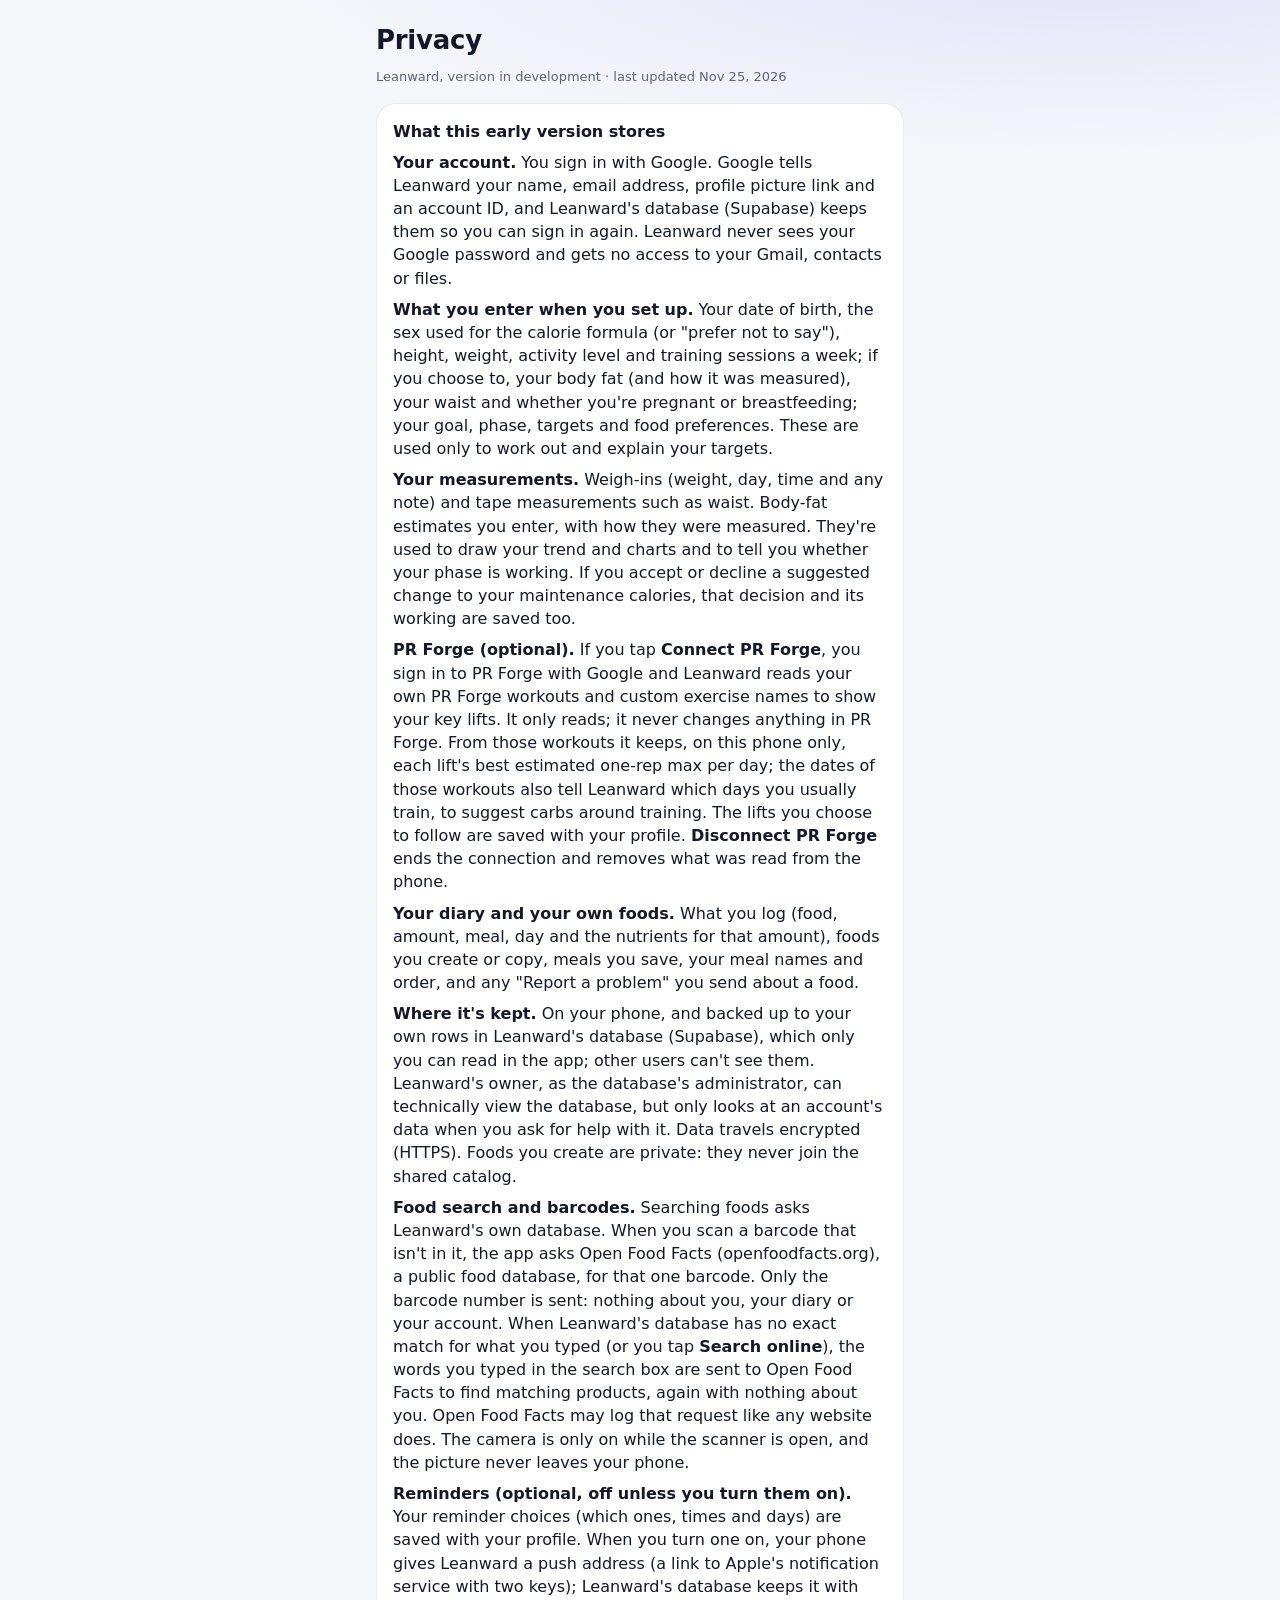
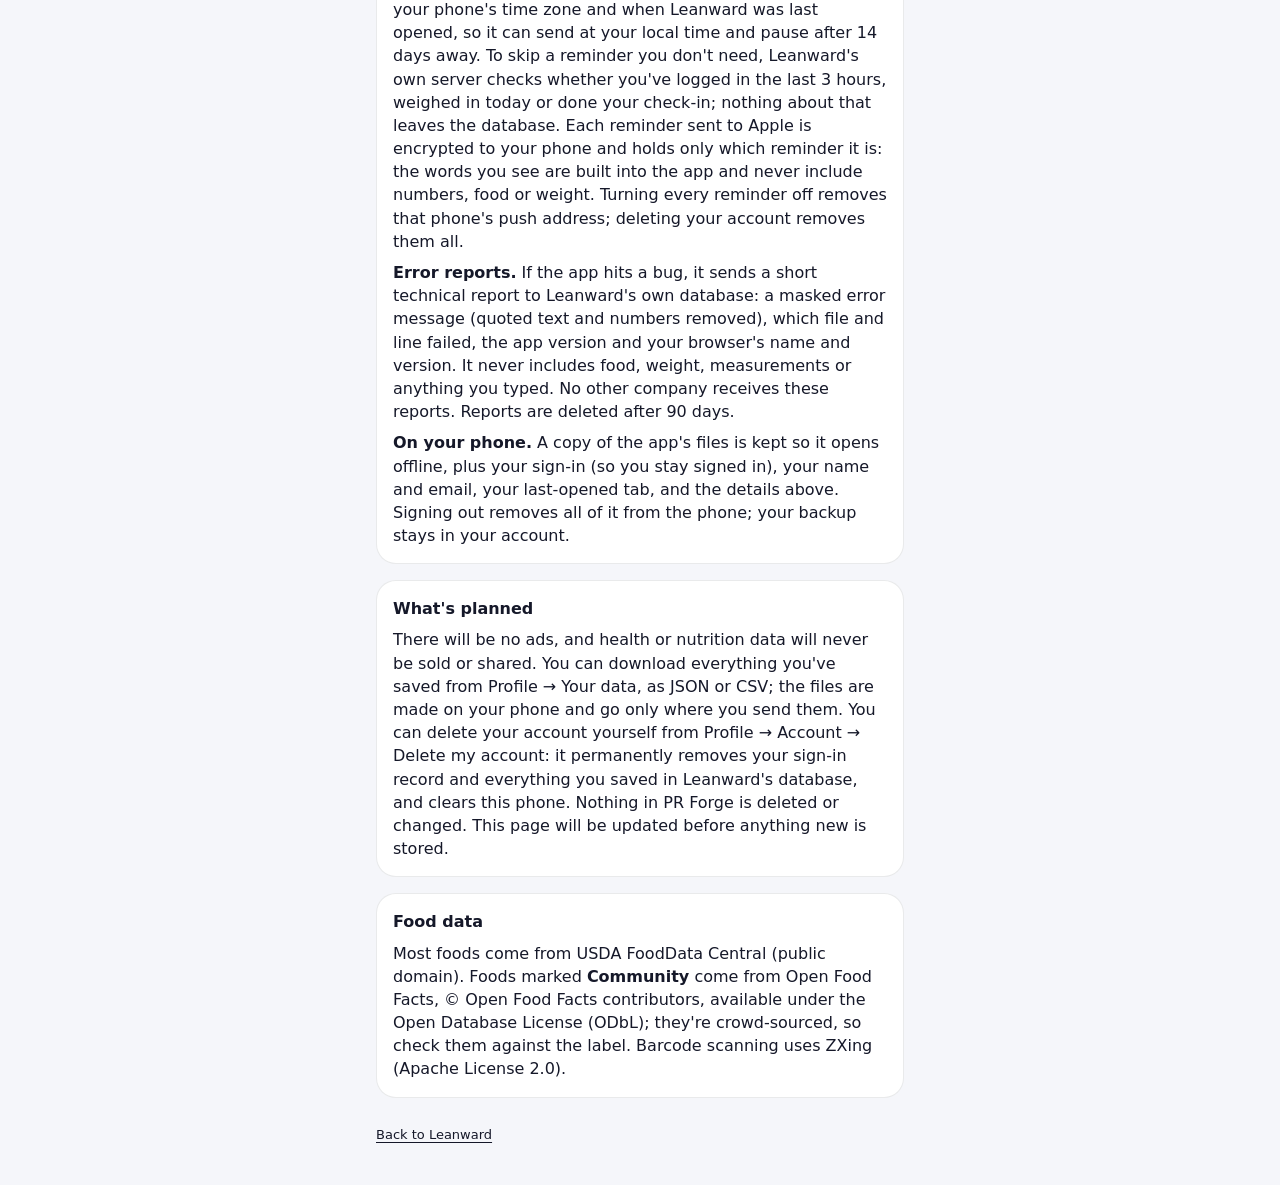
<file: app/privacy.html>
<!doctype html>
<html lang="en">
<head>
  <meta charset="utf-8">
  <meta http-equiv="Content-Security-Policy" content="default-src 'self'; script-src 'none'; style-src 'self' 'unsafe-inline'; img-src 'self' data:; object-src 'none'; base-uri 'self'; form-action 'none'">
  <meta name="viewport" content="width=device-width, initial-scale=1, viewport-fit=cover">
  <meta name="color-scheme" content="dark light">
  <title>Leanward privacy</title>
  <link rel="icon" type="image/svg+xml" href="icons/favicon.svg">
  <link rel="stylesheet" href="css/app.css">
</head>
<body>
  <main class="view" style="padding-bottom:40px">
    <header class="top"><h1>Privacy</h1><p class="muted small">Leanward, version in development · last updated Nov 25, 2026</p></header>
    <section class="card">
      <h2>What this early version stores</h2>
      <p><b>Your account.</b> You sign in with Google. Google tells Leanward your name, email address, profile picture link and an account ID, and Leanward's database (Supabase) keeps them so you can sign in again. Leanward never sees your Google password and gets no access to your Gmail, contacts or files.</p>
      <p><b>What you enter when you set up.</b> Your date of birth, the sex used for the calorie formula (or "prefer not to say"), height, weight, activity level and training sessions a week; if you choose to, your body fat (and how it was measured), your waist and whether you're pregnant or breastfeeding; your goal, phase, targets and food preferences. These are used only to work out and explain your targets.</p>
      <p><b>Your measurements.</b> Weigh-ins (weight, day, time and any note) and tape measurements such as waist. Body-fat estimates you enter, with how they were measured. They're used to draw your trend and charts and to tell you whether your phase is working. If you accept or decline a suggested change to your maintenance calories, that decision and its working are saved too.</p>
      <p><b>PR Forge (optional).</b> If you tap <b>Connect PR Forge</b>, you sign in to PR Forge with Google and Leanward reads your own PR Forge workouts and custom exercise names to show your key lifts. It only reads; it never changes anything in PR Forge. From those workouts it keeps, on this phone only, each lift's best estimated one-rep max per day; the dates of those workouts also tell Leanward which days you usually train, to suggest carbs around training. The lifts you choose to follow are saved with your profile. <b>Disconnect PR Forge</b> ends the connection and removes what was read from the phone.</p>
      <p><b>Your diary and your own foods.</b> What you log (food, amount, meal, day and the nutrients for that amount), foods you create or copy, meals you save, your meal names and order, and any "Report a problem" you send about a food.</p>
      <p><b>Where it's kept.</b> On your phone, and backed up to your own rows in Leanward's database (Supabase), which only you can read in the app; other users can't see them. Leanward's owner, as the database's administrator, can technically view the database, but only looks at an account's data when you ask for help with it. Data travels encrypted (HTTPS). Foods you create are private: they never join the shared catalog.</p>
      <p><b>Food search and barcodes.</b> Searching foods asks Leanward's own database. When you scan a barcode that isn't in it, the app asks Open Food Facts (openfoodfacts.org), a public food database, for that one barcode. Only the barcode number is sent: nothing about you, your diary or your account. When Leanward's database has no exact match for what you typed (or you tap <b>Search online</b>), the words you typed in the search box are sent to Open Food Facts to find matching products, again with nothing about you. Open Food Facts may log that request like any website does. The camera is only on while the scanner is open, and the picture never leaves your phone.</p>
      <p><b>Reminders (optional, off unless you turn them on).</b> Your reminder choices (which ones, times and days) are saved with your profile. When you turn one on, your phone gives Leanward a push address (a link to Apple's notification service with two keys); Leanward's database keeps it with your phone's time zone and when Leanward was last opened, so it can send at your local time and pause after 14 days away. To skip a reminder you don't need, Leanward's own server checks whether you've logged in the last 3 hours, weighed in today or done your check-in; nothing about that leaves the database. Each reminder sent to Apple is encrypted to your phone and holds only which reminder it is: the words you see are built into the app and never include numbers, food or weight. Turning every reminder off removes that phone's push address; deleting your account removes them all.</p>
      <p><b>Error reports.</b> If the app hits a bug, it sends a short technical report to Leanward's own database: a masked error message (quoted text and numbers removed), which file and line failed, the app version and your browser's name and version. It never includes food, weight, measurements or anything you typed. No other company receives these reports. Reports are deleted after 90 days.</p>
      <p><b>On your phone.</b> A copy of the app's files is kept so it opens offline, plus your sign-in (so you stay signed in), your name and email, your last-opened tab, and the details above. Signing out removes all of it from the phone; your backup stays in your account.</p>
    </section>
    <section class="card">
      <h2>What's planned</h2>
      <p>There will be no ads, and health or nutrition data will never be sold or shared. You can download everything you've saved from Profile → Your data, as JSON or CSV; the files are made on your phone and go only where you send them. You can delete your account yourself from Profile → Account → Delete my account: it permanently removes your sign-in record and everything you saved in Leanward's database, and clears this phone. Nothing in PR Forge is deleted or changed. This page will be updated before anything new is stored.</p>
    </section>
    <section class="card">
      <h2>Food data</h2>
      <p>Most foods come from USDA FoodData Central (public domain). Foods marked <b>Community</b> come from Open Food Facts, © Open Food Facts contributors, available under the Open Database License (ODbL); they're crowd-sourced, so check them against the label. Barcode scanning uses ZXing (Apache License 2.0).</p>
    </section>
    <p><a class="link" href="./">Back to Leanward</a></p>
  </main>
</body>
</html>
</file>
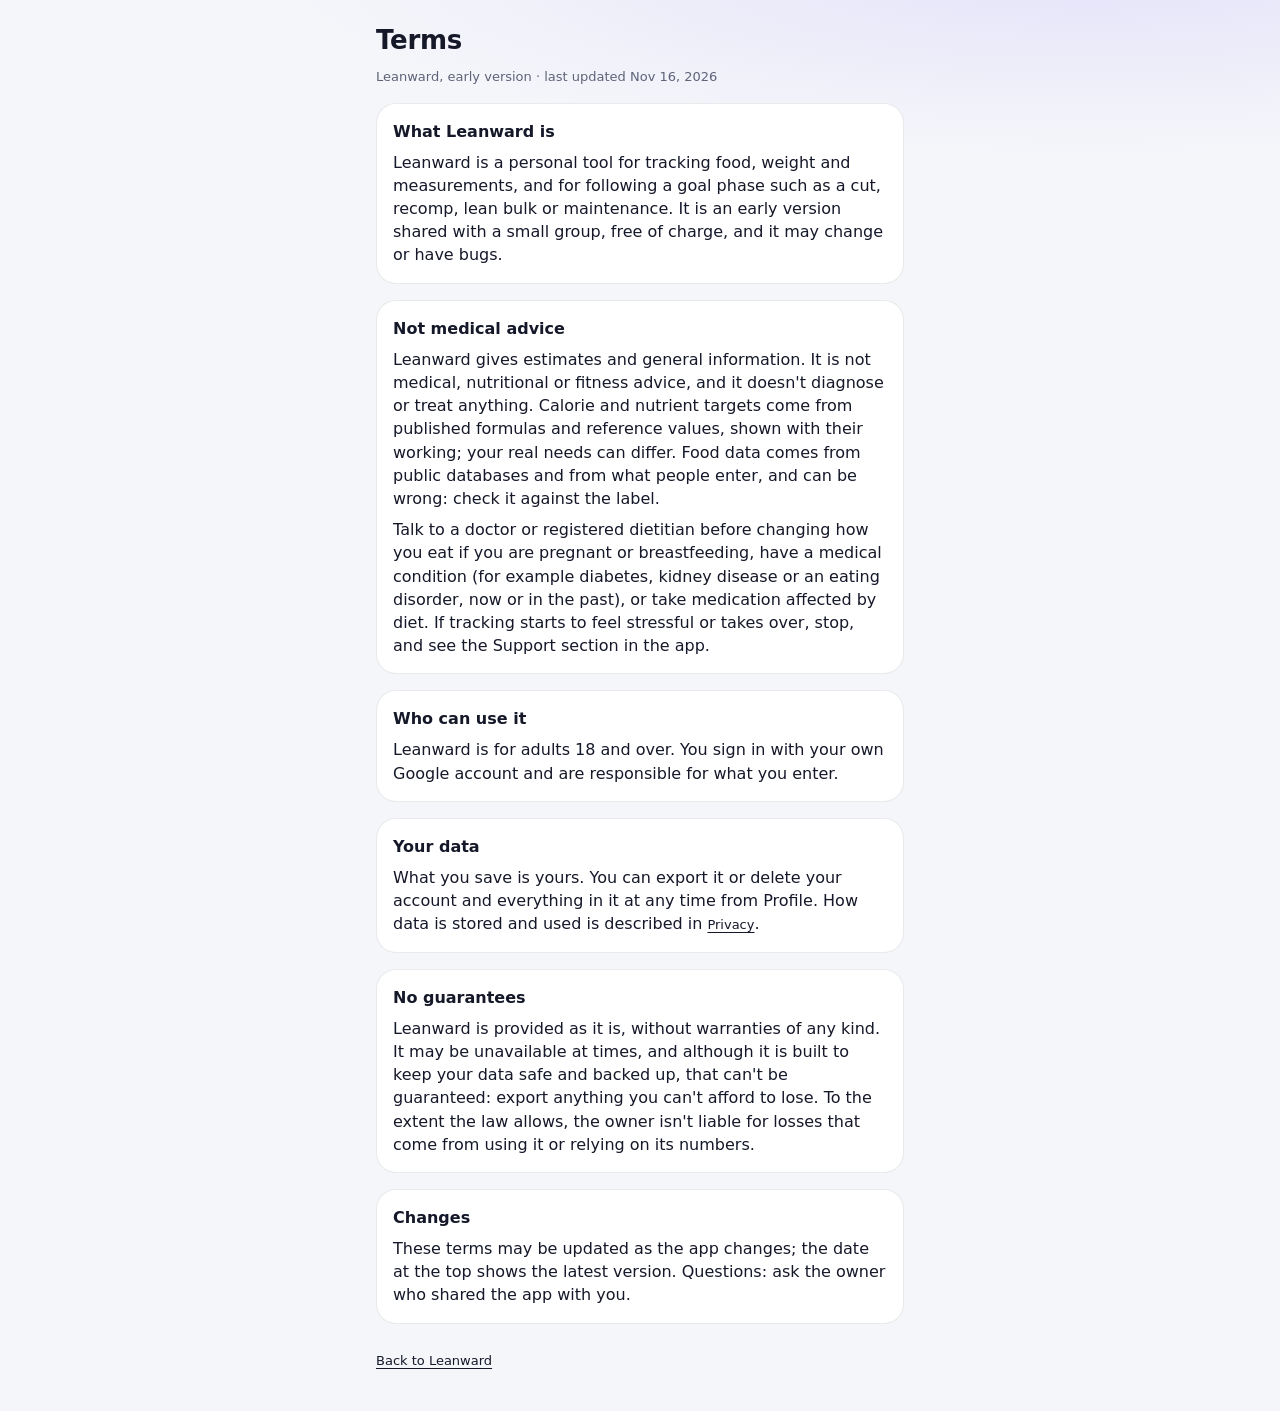
<file: app/terms.html>
<!doctype html>
<html lang="en">
<head>
  <meta charset="utf-8">
  <meta http-equiv="Content-Security-Policy" content="default-src 'self'; script-src 'none'; style-src 'self' 'unsafe-inline'; img-src 'self' data:; object-src 'none'; base-uri 'self'; form-action 'none'">
  <meta name="viewport" content="width=device-width, initial-scale=1, viewport-fit=cover">
  <meta name="color-scheme" content="dark light">
  <title>Leanward terms</title>
  <link rel="icon" type="image/svg+xml" href="icons/favicon.svg">
  <link rel="stylesheet" href="css/app.css">
</head>
<body>
  <main class="view" style="padding-bottom:40px">
    <header class="top"><h1>Terms</h1><p class="muted small">Leanward, early version · last updated Nov 16, 2026</p></header>
    <section class="card">
      <h2>What Leanward is</h2>
      <p>Leanward is a personal tool for tracking food, weight and measurements, and for following a goal phase such as a cut, recomp, lean bulk or maintenance. It is an early version shared with a small group, free of charge, and it may change or have bugs.</p>
    </section>
    <section class="card">
      <h2>Not medical advice</h2>
      <p>Leanward gives estimates and general information. It is not medical, nutritional or fitness advice, and it doesn't diagnose or treat anything. Calorie and nutrient targets come from published formulas and reference values, shown with their working; your real needs can differ. Food data comes from public databases and from what people enter, and can be wrong: check it against the label.</p>
      <p>Talk to a doctor or registered dietitian before changing how you eat if you are pregnant or breastfeeding, have a medical condition (for example diabetes, kidney disease or an eating disorder, now or in the past), or take medication affected by diet. If tracking starts to feel stressful or takes over, stop, and see the Support section in the app.</p>
    </section>
    <section class="card">
      <h2>Who can use it</h2>
      <p>Leanward is for adults 18 and over. You sign in with your own Google account and are responsible for what you enter.</p>
    </section>
    <section class="card">
      <h2>Your data</h2>
      <p>What you save is yours. You can export it or delete your account and everything in it at any time from Profile. How data is stored and used is described in <a class="link" href="privacy.html">Privacy</a>.</p>
    </section>
    <section class="card">
      <h2>No guarantees</h2>
      <p>Leanward is provided as it is, without warranties of any kind. It may be unavailable at times, and although it is built to keep your data safe and backed up, that can't be guaranteed: export anything you can't afford to lose. To the extent the law allows, the owner isn't liable for losses that come from using it or relying on its numbers.</p>
    </section>
    <section class="card">
      <h2>Changes</h2>
      <p>These terms may be updated as the app changes; the date at the top shows the latest version. Questions: ask the owner who shared the app with you.</p>
    </section>
    <p><a class="link" href="./">Back to Leanward</a></p>
  </main>
</body>
</html>
</file>
<file: app/css/app.css>
/* Leanward — Phase Light (PRD §9). Dark first; the glow color follows the phase (ACC-6).
 * M0 uses the Aurora palette's recomp glow until phases exist. */
@font-face { font-family: "Onest"; font-style: normal; font-weight: 100 900; font-display: swap; src: url("../fonts/onest-latin-variable.woff2") format("woff2"); unicode-range: U+0000-00FF, U+0131, U+0152-0153, U+02BB-02BC, U+02C6, U+02DA, U+02DC, U+0304, U+0308, U+0329, U+2000-206F, U+20AC, U+2122, U+2191, U+2193, U+2212, U+2215, U+FEFF, U+FFFD; }
@font-face { font-family: "Onest"; font-style: normal; font-weight: 100 900; font-display: swap; src: url("../fonts/onest-latin-ext-variable.woff2") format("woff2"); unicode-range: U+0100-02BA, U+02BD-02C5, U+02C7-02CC, U+02CE-02D7, U+02DD-02FF, U+0304, U+0308, U+0329, U+1D00-1DBF, U+1E00-1E9F, U+1EF2-1EFF, U+2020, U+20A0-20AB, U+20AD-20C0, U+2113, U+2C60-2C7F, U+A720-A7FF; }

:root {
  /* The two phase colors (--g1, --g2) come from the palette and phase (js/theme.js sets the -rgb values). */
  --g1-rgb: 138, 124, 248; --g2-rgb: 227, 123, 179; --ga1: .5; --ga2: .32;
  --g1: rgb(var(--g1-rgb)); --g2: rgb(var(--g2-rgb));
  --g1a: rgba(var(--g1-rgb), var(--ga1)); --g2a: rgba(var(--g2-rgb), var(--ga2)); --acc-soft: rgba(var(--g1-rgb), .18);
  /* Approved design tokens (handoff v2): background, surfaces, text, divider, success. */
  --bg: #0b0c10; --card: #17191f; --raised: #22242b; --line: #30333d; --fg: #f4f5f8; --muted: #a2a7b8;
  --track: rgba(255, 255, 255, .09); --tab: rgba(11, 12, 16, .96); --sheet: #17191f; --ink: #10121c;
  --ok: #43d69a; --bad: #f0b45a;
  /* iOS-native type first (SF Pro), then each platform's own UI font. */
  --font: -apple-system, BlinkMacSystemFont, "SF Pro Text", "Segoe UI", Roboto, system-ui, sans-serif;
  color-scheme: dark;
}
/* Light: when the phone is in light mode and the person hasn't chosen Dark, or when they chose Light (ACC-6). */
@media (prefers-color-scheme: light) {
  :root:not([data-theme="dark"]) { --bg: #f5f6fa; --card: rgba(255, 255, 255, .88); --line: rgba(20, 24, 41, .09); --fg: #151829; --muted: #5e6378; --track: rgba(20, 24, 41, .08); --tab: rgba(255, 255, 255, .95); --sheet: #fff; --ga1: .3; --ga2: .2; --ok: #1d7a4c; --bad: #9a6410; --input: #fff; color-scheme: light; }
}
:root[data-theme="light"] { --bg: #f5f6fa; --card: rgba(255, 255, 255, .88); --line: rgba(20, 24, 41, .09); --fg: #151829; --muted: #5e6378; --track: rgba(20, 24, 41, .08); --tab: rgba(255, 255, 255, .95); --sheet: #fff; --ga1: .3; --ga2: .2; --ok: #1d7a4c; --bad: #9a6410; --input: #fff; color-scheme: light; }

* { box-sizing: border-box; }
html, body { height: 100%; margin: 0; }
body {
  font-family: var(--font); font-size: 16px; line-height: 1.45; color: var(--fg);
  background: radial-gradient(90% 30% at 85% -4%, rgba(var(--g1-rgb), .16), transparent 70%), var(--bg);
  background-attachment: fixed;
  -webkit-text-size-adjust: 100%;
}
#app { min-height: 100%; }
.view { max-width: 560px; margin: 0 auto; padding: calc(16px + env(safe-area-inset-top, 0px)) max(16px, env(safe-area-inset-right, 0px)) calc(104px + env(safe-area-inset-bottom, 0px)) max(16px, env(safe-area-inset-left, 0px)); display: grid; gap: 12px; align-content: start; }
.top h1 { margin: 6px 0 2px; font-size: 26px; letter-spacing: -.01em; }
h2 { font-size: 16px; margin: 0 0 8px; }
p { margin: 8px 0 0; }
.card { background: var(--card); border: 1px solid var(--line); border-radius: 18px; padding: 16px; }
.muted { color: var(--muted); }
.small { font-size: 13px; }
.chip { display: inline-flex; align-items: center; gap: 6px; font-size: 12px; font-weight: 600; padding: 4px 10px; border-radius: 999px; background: var(--acc-soft); }
.chip i { width: 7px; height: 7px; border-radius: 50%; background: linear-gradient(135deg, var(--g1), var(--g2)); }
.btn { display: inline-block; text-align: center; text-decoration: none; border: 0; border-radius: 14px; padding: 12px 16px; font: 600 15px var(--font); cursor: pointer; background: linear-gradient(135deg, var(--g1), var(--g2)); color: var(--ink); margin-top: 12px; }
.btn.ghost { background: var(--card); color: var(--fg); border: 1px solid var(--line); }
.link { color: var(--fg); }
.actions { display: flex; flex-wrap: wrap; gap: 8px; }
.actions .btn { margin-top: 10px; }
.status { display: flex; justify-content: space-between; align-items: center; gap: 12px; padding: 8px 0; border-top: 1px solid var(--line); font-size: 14px; }
.status:first-of-type { border-top: 0; }
.pill { font-size: 12px; font-weight: 600; padding: 3px 10px; border-radius: 999px; background: var(--track); max-width: 60%; text-align: right; }
.pill.ok { color: var(--ok); } .pill.bad { color: var(--bad); } .pill.wait { color: var(--muted); }
:focus-visible { outline: 2px solid var(--g1); outline-offset: 2px; }

.tabs { position: fixed; left: 0; right: 0; bottom: 0; display: grid; grid-template-columns: 1fr 1fr 72px 1fr 1fr; align-items: end; padding: 8px max(6px, env(safe-area-inset-right, 0px)) calc(10px + env(safe-area-inset-bottom, 0px)) max(6px, env(safe-area-inset-left, 0px)); background: var(--tab); border-top: 1px solid var(--line); -webkit-backdrop-filter: blur(10px); backdrop-filter: blur(10px); z-index: 5; }
.tabs button { background: none; border: 0; font: 11px var(--font); color: var(--muted); display: grid; justify-items: center; gap: 3px; cursor: pointer; padding: 4px 0; min-height: 44px; }
.tabs svg { width: 24px; height: 24px; }
.tabs [aria-current="page"] { color: var(--fg); font-weight: 700; }
/* The + sits in the middle of the tab bar, raised a little: the one primary action, on every tab (LOG-2). */
.tabs .plus { justify-self: center; width: 56px; height: 56px; margin: -18px 0 2px; border-radius: 50%; border: 0; background: linear-gradient(135deg, var(--g1), var(--g2)); color: var(--ink); font: 400 30px/1 var(--font); cursor: pointer; display: grid; place-content: center; box-shadow: 0 6px 18px rgba(var(--g1-rgb), .35), 0 0 0 5px var(--bg); }
.tabs .plus:active { transform: scale(.96); }

.scrim { position: fixed; inset: 0; background: rgba(0, 0, 0, .45); z-index: 10; }
.sheet { position: fixed; left: 0; right: 0; bottom: 0; background: var(--sheet); border-radius: 22px 22px 0 0; padding: 12px 20px calc(24px + env(safe-area-inset-bottom, 0px)); z-index: 11; max-width: 560px; margin: 0 auto; }
.grab { width: 38px; height: 5px; border-radius: 3px; background: var(--track); margin: 0 auto 12px; }
/* The sheet can be pulled down by its top edge to close it (js/app.js). */
.sheet { touch-action: pan-y; will-change: transform; }
.sheet.dragging { transition: none; }
.sheet.settling { transition: transform .18s ease-out; }
.swipe { position: relative; overflow: hidden; }
.swipe > .swdel { position: absolute; top: 0; right: 0; bottom: 0; width: 88px; border: 0; background: #E5484D; color: #fff; font: inherit; font-size: 14px; font-weight: 700; transition: width .15s; visibility: hidden; }
.swipe.dragging > .swdel, .swipe.open > .swdel, .swipe.full > .swdel { visibility: visible; }
.swipe.full > .swdel { width: 100%; text-align: right; padding-right: 26px; }
.swipe > :not(.swdel), .swipe > .item.food { position: relative; z-index: 1; background: var(--card); transition: transform .2s ease; touch-action: pan-y; }
.swipe.dragging > :not(.swdel) { transition: none; }
.mitem .list > .swipe .item.food { border-top: 0; }
.mitem .list > .swipe + .swipe { border-top: 1px solid var(--line); }
.toast.act { display: flex; align-items: center; gap: 14px; width: max-content; max-width: min(92%, 380px); }
.toast.act span { min-width: 0; overflow: hidden; text-overflow: ellipsis; white-space: nowrap; }
.toast.act button { flex: none; background: none; border: 0; color: inherit; font: inherit; font-weight: 800; text-decoration: underline; text-underline-offset: 3px; padding: 4px 2px; }
.toast[hidden] { display: none; }
.toast { position: fixed; left: 50%; transform: translateX(-50%); bottom: calc(150px + env(safe-area-inset-bottom, 0px)); background: var(--fg); color: var(--bg); font-size: 14px; font-weight: 600; padding: 9px 16px; border-radius: 999px; z-index: 30; max-width: 90%; }
[hidden] { display: none !important; }

/* Sign-in */
.signin { min-height: 100vh; align-content: center; padding-bottom: calc(40px + env(safe-area-inset-bottom, 0px)); }
.signin .brand { text-align: center; display: grid; justify-items: center; gap: 4px; margin-bottom: 8px; }
.signin .brand img { width: 84px; height: auto; margin-bottom: 6px; }
.signin .brand h1 { margin: 0; font-size: 34px; font-weight: 500; letter-spacing: -.02em; }
.signin .brand p { margin: 0; }
.btn.block { display: flex; width: 100%; justify-content: center; align-items: center; gap: 10px; }
.btn.google { background: #fff; color: #1f1f1f; border: 1px solid #dadce0; }
.btn.google .g { width: 20px; height: 20px; }
.btn[disabled] { opacity: .6; cursor: default; }
.center { text-align: center; }
.warn { color: var(--bad); }
@media (prefers-reduced-motion: reduce) { * { transition: none !important; animation: none !important; } }

/* Onboarding, Phase and forms (M3) — from the prototype's styles, on the app's tokens. */
:root { --input: rgba(255, 255, 255, .06); --mono: ui-monospace, "SF Mono", Menlo, Consolas, monospace; }
input[type=text], input[type=number], input[type=date], input[type=email], input[type=password], select { width: 100%; font: inherit; font-size: 16px; color: var(--fg); background: var(--input); border: 1px solid var(--line); border-radius: 12px; padding: 11px 12px; }
select option, select optgroup { background-color: var(--sheet); color: var(--fg); }
.field { display: grid; gap: 5px; }
.field label, .field .lab { font-size: 12.5px; color: var(--muted); }
.grid2 { display: grid; grid-template-columns: 1fr 1fr; gap: 10px; }
.grid3 { display: grid; grid-template-columns: repeat(3, 1fr); gap: 10px; }
.seg { display: grid; grid-auto-flow: column; grid-auto-columns: 1fr; gap: 3px; padding: 3px; border-radius: 12px; background: var(--track); }
.seg.rows { grid-auto-flow: row; grid-template-columns: repeat(3, 1fr); }
.seg button { border: 0; background: none; padding: 9px 4px; border-radius: 9px; font: 600 13px var(--font); color: var(--muted); cursor: pointer; min-height: 40px; }
.seg button[aria-pressed="true"] { background: var(--sheet); color: var(--fg); box-shadow: 0 1px 3px rgba(0, 0, 0, .15); }
.seg button:disabled { opacity: .4; cursor: not-allowed; }
.opts { display: grid; gap: 8px; }
.opt { display: grid; gap: 2px; text-align: left; padding: 12px 14px; border-radius: 14px; border: 1px solid var(--line); background: var(--card); color: var(--fg); font-family: var(--font); cursor: pointer; width: 100%; }
.opt b { font-size: 14.5px; }
.opt span { font-size: 12.5px; color: var(--muted); }
.opt[aria-checked="true"] { border-color: var(--g1); box-shadow: inset 0 0 0 1px var(--g1); background: var(--acc-soft); }
.opt:disabled { opacity: .45; cursor: not-allowed; }
.note { font-size: 12.5px; color: var(--muted); background: var(--track); border-radius: 12px; padding: 10px 12px; }
.warnbox { font-size: 12.5px; background: rgba(240, 180, 80, .16); border-radius: 12px; padding: 10px 12px; }
.check { display: flex; gap: 10px; align-items: center; font-size: 13.5px; }
.check input { width: 20px; height: 20px; accent-color: var(--g1); }
.ob-top { display: flex; align-items: center; gap: 10px; }
.dots { display: flex; gap: 5px; flex: 1; }
.dots i { height: 4px; flex: 1; border-radius: 2px; background: var(--track); }
.dots i.on { background: linear-gradient(90deg, var(--g1), var(--g2)); }
.ob h2 { font-size: 25px; margin: 4px 0 0; line-height: 1.15; letter-spacing: -.01em; }
.ob .lede { margin: 4px 0 0; color: var(--muted); font-size: 14px; }
.iconbtn { width: 36px; height: 36px; border-radius: 10px; border: 1px solid var(--line); background: var(--card); color: var(--fg); display: grid; place-content: center; cursor: pointer; font-size: 18px; line-height: 1; }
.link { background: none; border: 0; color: var(--fg); text-decoration: underline; text-underline-offset: 3px; cursor: pointer; padding: 0; font: 13px var(--font); }
.row { display: flex; justify-content: space-between; align-items: center; gap: 10px; }
.working { font-family: var(--mono); font-size: 11.5px; line-height: 1.6; display: grid; gap: 4px; margin-top: 8px; }
.working div { padding-left: 10px; border-left: 2px solid var(--track); }
.targets { display: grid; grid-template-columns: repeat(4, 1fr); gap: 8px; text-align: center; }
.targets div { background: var(--track); border-radius: 12px; padding: 8px 4px; }
.targets b { display: block; font-size: 17px; }
.targets span { font-size: 11px; color: var(--muted); }
.sec { font-size: 11px; letter-spacing: .1em; text-transform: uppercase; color: var(--muted); font-weight: 600; margin: 4px 2px -4px; }
.chips2 { display: flex; flex-wrap: wrap; gap: 6px; }
.chips2 button { border: 1px solid var(--line); background: var(--sheet); border-radius: 999px; padding: 8px 12px; font: 600 13px var(--font); cursor: pointer; color: var(--fg); }
.chips2 button[aria-pressed="true"] { background: var(--acc-soft); border-color: var(--g1); }
.route { position: relative; height: 8px; border-radius: 4px; background: var(--track); margin: 12px 0 6px; }
.route i { position: absolute; left: 0; top: 0; bottom: 0; border-radius: 4px; background: linear-gradient(90deg, var(--g1), var(--g2)); }
.sig { display: grid; gap: 4px; padding: 10px 0; border-top: 1px solid var(--line); }
.sig:first-of-type { border-top: 0; }
.sig p { margin: 0; font-size: 12.5px; color: var(--muted); }
.list { display: grid; }
.item { display: grid; grid-template-columns: 1fr auto; gap: 10px; align-items: center; padding: 10px 0; border-top: 1px solid var(--line); }
.item:first-child { border-top: 0; }
.item .t { font-size: 13.5px; font-weight: 600; }
.item .s { display: block; font-size: 11.5px; color: var(--muted); }
details summary { cursor: pointer; font-size: 13.5px; font-weight: 600; }
.btn.sm { padding: 8px 12px; font-size: 13px; margin-top: 0; }
.pill.watch { color: var(--bad); }
.sheet { max-height: 90vh; overflow-y: auto; display: grid; gap: 12px; }
.sheet h2 { margin: 0; }
/* iPhone Safari gives date fields their own width and height; keep them inside the column like other fields. */
input[type=date] { -webkit-appearance: none; appearance: none; display: block; min-width: 0; max-width: 100%; min-height: 46px; text-align: left; }
input[type=date]::-webkit-date-and-time-value { text-align: left; }
.field { min-width: 0; }

/* Find a food, food detail and the scanner (M4b) */
/* Tall sheets (search, food, forms) keep one height whatever they hold, so the top (and the search
 * box) never moves while results come and go; the contents scroll inside. */
.sheet.tall { height: 90vh; height: 90dvh; max-height: 90vh; max-height: 90dvh; }
input[type=search] { width: 100%; font: inherit; font-size: 16px; color: var(--fg); background: var(--input); border: 1px solid var(--line); border-radius: 12px; padding: 11px 12px; -webkit-appearance: none; appearance: none; }
.item.food { background: none; border: 0; border-top: 1px solid var(--line); color: var(--fg); font-family: var(--font); text-align: left; cursor: pointer; width: 100%; }
.item.food:first-child { border-top: 0; }
.badge { font-size: 10.5px; font-weight: 700; padding: 3px 7px; border-radius: 6px; background: var(--track); color: var(--muted); white-space: nowrap; letter-spacing: .02em; }
.badge.verified { color: var(--ok); }
.badge.community { color: var(--bad); }
.scanbox { position: relative; border-radius: 16px; overflow: hidden; background: #000; aspect-ratio: 3 / 4; max-height: 55vh; }
.scanbox video { width: 100%; height: 100%; object-fit: cover; display: block; }
.scanbox i { position: absolute; left: 12%; right: 12%; top: 42%; height: 16%; border: 2px solid rgba(255, 255, 255, .8); border-radius: 12px; box-shadow: 0 0 0 999px rgba(0, 0, 0, .25); }
.sheet { align-content: start; }
.btn[disabled] { opacity: .45; filter: grayscale(.6); }

/* Diary (M5a) */
.bar { height: 6px; border-radius: 3px; background: var(--track); margin-top: 6px; overflow: hidden; }
.bar i { display: block; height: 100%; border-radius: 3px; background: linear-gradient(90deg, var(--g1), var(--g2)); }
.macros { display: grid; grid-template-columns: repeat(4, 1fr); gap: 10px; margin-top: 12px; }
.macros b { display: block; font-size: 15px; }
.item .k { font-size: 14px; font-weight: 600; text-align: right; }
.item .k small { display: block; font-weight: 400; color: var(--muted); font-size: 11px; }
.card.slim { padding: 10px 16px; }

/* Progress charts (PRG-1): hand-drawn SVG, colored from the theme tokens. */
.chart { width: 100%; height: auto; display: block; margin-top: 8px; }
.chart text { font: 10px var(--font); fill: var(--muted); }
.chart .grid { stroke: var(--line); stroke-width: 1; }
.chart .phase { stroke: var(--muted); stroke-width: 1; stroke-dasharray: 3 3; opacity: .7; }
.chart .dot { fill: var(--muted); }
.chart .trend { fill: none; stroke: var(--g1); stroke-width: 2.2; stroke-linejoin: round; stroke-linecap: round; }
.chart .target { fill: none; stroke: var(--g2); stroke-width: 1.4; stroke-dasharray: 5 4; }
.legend { display: flex; flex-wrap: wrap; gap: 4px 14px; margin: 4px 0 0; }
.legend span { display: inline-flex; align-items: center; gap: 6px; }
.legend i { display: inline-block; }
.legend .k-dot { width: 7px; height: 7px; border-radius: 50%; background: var(--muted); }
.legend .k-trend { width: 16px; height: 3px; border-radius: 2px; background: var(--g1); }
.legend .k-target { width: 16px; height: 0; border-top: 2px dashed var(--g2); }
input[type=time] { width: 100%; min-width: 0; font: inherit; font-size: 16px; color: var(--fg); background: var(--input); border: 1px solid var(--line); border-radius: 12px; padding: 11px 12px; -webkit-appearance: none; appearance: none; }
.lift { padding: 12px 0; border-top: 1px solid var(--line); }
.lift:first-of-type { border-top: 0; }
.macros.three { grid-template-columns: repeat(3, 1fr); }
.cardbtn { display: block; width: 100%; text-align: left; font-family: var(--font); color: var(--fg); cursor: pointer; }
.cardbtn:focus-visible { outline: 2px solid var(--g1); outline-offset: 2px; }
.swatch { width: 44px; height: 16px; border-radius: 8px; display: inline-block; }
.btn.danger { background: none; border: 1px solid var(--bad); color: var(--bad); }
.sheet:focus { outline: none; }

/* Design pass 1 (2026-11-16): one primary action per screen.
 * The gradient is for the single main action: the + button, and the one full-width button in a sheet.
 * Small buttons in card headers are tonal; text links that are really actions are quiet chips. */
.btn.sm { background: var(--acc-soft); color: var(--fg); border: 1px solid rgba(var(--g1-rgb), .35); }
.btn.sm.ghost { background: var(--card); border-color: var(--line); }
button.link { text-decoration: none; background: var(--track); border-radius: 999px; padding: 7px 12px; font: 600 12.5px var(--font); min-height: 32px; }
button.link:active { opacity: .7; }
.linkrow { display: flex; flex-wrap: wrap; gap: 8px; margin-top: 8px; }
/* Numbers line up in columns. */
.chart text { font-variant-numeric: tabular-nums; }
.chart text { font-size: 11px; }
/* The page ends clear of the + button (padding on .view), so it never rests on the last card. */
details.advanced > summary { color: var(--muted); font-weight: 600; font-size: 13px; }

/* Design pass 2 and 3 (2026-11-16): the day's hero, two tiles, four tabs. */
.card.hero { padding: 18px 16px 14px; }
.herogrid { display: grid; grid-template-columns: 136px 1fr; gap: 16px; align-items: center; }
.ring { position: relative; width: 136px; height: 136px; }
.ring svg { width: 100%; height: 100%; display: block; }
.ring .rt { fill: none; stroke: var(--track); stroke-width: 10; }
.ring .rp { fill: none; stroke-width: 10; stroke-linecap: round; transition: stroke-dashoffset .5s ease; }
.ringtxt { position: absolute; inset: 0; display: grid; place-content: center; text-align: center; }
.ringtxt b { font-size: 30px; line-height: 1; letter-spacing: -.02em; }
.ringtxt span { font-size: 12px; color: var(--muted); margin-top: 4px; }
.heromacros { display: grid; gap: 7px; min-width: 0; }
.hm .bar { margin-top: 5px; }

.herofoot { margin-top: 12px; padding-top: 10px; border-top: 1px solid var(--line); gap: 10px; }
.tiles { display: grid; grid-template-columns: 1fr 1fr; gap: 12px; }
.tile { display: grid; gap: 4px; align-content: start; justify-items: start; padding: 14px; min-width: 0; }
.tile b { font-size: 17px; }
.tile .route { width: 100%; margin: 6px 0 4px; }
.tile .pill { max-width: 100%; margin-top: 2px; }
.verdict { font-size: 15.5px; line-height: 1.4; font-weight: 600; margin: 8px 0 4px; }
@media (max-width: 350px) { .herogrid { grid-template-columns: 112px 1fr; gap: 12px; } .ring { width: 112px; height: 112px; } .ringtxt b { font-size: 25px; } }

/* Design pass 4 (2026-11-17): a compact Today. */
.daytitle { text-align: center; display: grid; gap: 1px; }
.daytitle h1 { margin: 0; font-size: 21px; letter-spacing: -.01em; }
.meals { display: grid; gap: 8px; }
.mealrow { display: flex; justify-content: space-between; align-items: center; gap: 10px; padding: 6px 6px 6px 16px; border: 1px dashed var(--line); border-radius: 14px; }
.mealrow h2 { margin: 0; font-size: 14px; font-weight: 600; color: var(--muted); }
.mealrow .iconbtn { width: 34px; height: 34px; }
.card.empty { display: grid; gap: 2px; }
.card.tip { display: grid; grid-template-columns: auto 1fr; gap: 12px; align-items: start; padding: 12px 14px; }
.card.tip b { font-size: 14px; } .card.tip p { margin: 2px 0 0; }

/* Design pass 5: logging screens. Amount first; chips for unit and meal; deletes are quiet. */
.amount { display: grid; grid-template-columns: 110px 1fr; gap: 12px; align-items: start; }
.amount input { font-size: 20px; font-weight: 600; padding: 10px 12px; }
.lab { font-size: 12.5px; color: var(--muted); }
.field .chips2 { margin-top: 1px; }
button.link.quietdanger { background: none; color: var(--bad); font-weight: 600; }
.sheet details > summary { padding: 6px 0; }

/* Design pass 6: charts. */
.chart .area { stroke: none; }
.chart .dot { fill: var(--muted); opacity: .75; }
.chart .trend { stroke-width: 2.4; }
.chart .last { fill: var(--g1); stroke: var(--sheet); stroke-width: 1.5; }
.chart .lasthalo { fill: rgba(var(--g1-rgb), .22); }
/* Design pass 7: status dots (the word still says it), and small moments. */
.pill.dot { display: inline-flex; align-items: center; gap: 6px; color: var(--fg); }
.pill.dot::before { content: ""; width: 7px; height: 7px; border-radius: 50%; background: var(--muted); flex: none; }
.pill.dot.ok::before { background: var(--ok); }
.pill.dot.watch::before { background: var(--bad); }
.pill.dot.wait::before { background: var(--muted); opacity: .6; }
.met { color: var(--ok); font-weight: 700; }
.ontarget { color: var(--fg); font-weight: 600; }   /* a fact about the day, not a verdict: progress is judged on Progress */

/* A meal's header stands apart from the foods under it. */
.card.meal { padding: 0; overflow: hidden; }
.mealhead { display: grid; grid-template-columns: 1fr auto auto; gap: 12px; align-items: center; padding: 12px 12px 12px 16px; background: var(--track); border-bottom: 1px solid var(--line); }
.mealhead h2 { margin: 0; font-size: 18px; letter-spacing: -.01em; }
.mealkcal { text-align: right; line-height: 1.1; }
.mealkcal b { display: block; font-size: 18px; }
.mealkcal small { font-size: 11px; color: var(--muted); }
.mealhead .iconbtn { width: 34px; height: 34px; background: var(--sheet); }
.card.meal .list { padding: 2px 16px 6px; }

/* % daily value bars on the Nutrients sheet */
.dv { position: relative; display: block; height: 6px; border-radius: 3px; background: var(--track); margin: 5px 0 3px; max-width: 220px; }
.dv i { display: block; height: 100%; border-radius: 3px; background: linear-gradient(90deg, var(--g1), var(--g2)); }
.dv.met i { background: var(--ok); }
.dv.over i { background: var(--bad); }
.dv b { position: absolute; top: -3px; width: 2px; height: 12px; margin-left: -1px; border-radius: 1px; background: var(--fg); opacity: .55; }
.dvp { display: block; font-size: 14px; font-weight: 700; }
.dvp.met { color: var(--ok); } .dvp.over { color: var(--bad); }
.dvkey .dv { display: inline-block; width: 36px; vertical-align: middle; margin: 0 4px 0 0; }

/* Recipe ingredients: amount box beside each one */
.rcamt { display: inline-flex; align-items: center; gap: 6px; }
.rcamt input { width: 68px; padding: 6px 8px; text-align: right; }
.rcline { display: grid; gap: 1px; padding: 4px 0; } .rcline b { font-size: 14px; }
/* "Next week" step on Is it working? */
.next { border-left: 3px solid var(--muted); padding: 2px 0 2px 12px; margin: 8px 0 4px; display: grid; gap: 4px; }
.next b { font-size: 15px; } .next p { margin: 0; }
.next.ok { border-color: var(--ok); } .next.watch { border-color: var(--bad); } .next.wait { border-color: var(--muted); }
.bar.marked { position: relative; overflow: visible; }
.bar.marked i { border-radius: 3px; }
.bar.marked b { position: absolute; top: -3px; width: 2px; height: 12px; margin-left: -1px; border-radius: 1px; background: var(--fg); opacity: .45; }
.mealline { display: block; }
.overnote { margin: 6px 0 0; }
.trainline { display: grid; gap: 4px; } .trainline p { margin: 0; }

/* ===================== Approved design system (v0.22): Today and Progress ===================== */
:root { --raised: #22242b; --r-card: 20px; --gut: 16px; }
@media (prefers-color-scheme: light) { :root:not([data-theme="dark"]) { --raised: #eceef3; --card: #ffffff; } }
:root[data-theme="light"] { --raised: #eceef3; --card: #ffffff; }
.num, .hero2 b, .mrow2 .v, .sumcard .big, .ringtxt b { font-variant-numeric: tabular-nums; }
.ic { width: 20px; height: 20px; flex: none; }
.view { gap: 16px; }
.card { border-radius: var(--r-card); }

/* brand row and titles */
.brandbar { display: flex; align-items: center; justify-content: space-between; min-height: 40px; }
.wordmark { display: inline-flex; align-items: center; gap: 8px; font-weight: 800; font-style: italic; font-size: 18px; letter-spacing: -.01em; }
.wordmark img { width: 22px; height: 23px; }
.wordmark .mk-l { display: none; }
@media (prefers-color-scheme: light) { :root:not([data-theme="dark"]) .wordmark .mk-l { display: inline; } :root:not([data-theme="dark"]) .wordmark .mk-d { display: none; } }
:root[data-theme="light"] .wordmark .mk-l { display: inline; } :root[data-theme="light"] .wordmark .mk-d { display: none; }
.brandacts { display: inline-flex; gap: 10px; }
.roundbtn { width: 40px; height: 40px; border-radius: 50%; border: 1px solid var(--line); background: var(--card); color: var(--fg); display: grid; place-content: center; cursor: pointer; position: relative; }
.roundbtn .ic { width: 19px; height: 19px; }
.roundbtn input[type=date] { position: absolute; inset: 0; opacity: 0; width: 100%; height: 100%; cursor: pointer; }
.ttlrow { display: flex; align-items: flex-end; justify-content: space-between; gap: 12px; margin-top: -4px; }
.ttlrow h1 { margin: 0; font-size: 32px; line-height: 1.1; letter-spacing: -.02em; font-weight: 800; }
.ttlrow .sub { display: block; font-size: 13px; color: var(--muted); margin-top: 2px; }
.phasepill { display: inline-flex; align-items: center; gap: 6px; padding: 7px 10px 7px 8px; border-radius: 999px; border: 1px solid rgba(var(--g1-rgb), .55); background: rgba(var(--g1-rgb), .12); color: var(--fg); font: 600 12.5px var(--font); cursor: pointer; white-space: nowrap; }
.phasepill .ic { width: 16px; height: 16px; color: var(--g1); }
.phasepill .ic:last-child { color: var(--muted); width: 14px; height: 14px; }

/* Today: ring + macro rows */
.hero2 { display: grid; grid-template-columns: auto 1fr; gap: 14px; align-items: center; padding: 16px; cursor: pointer; }
.hero2 .ring { position: relative; width: 116px; height: 116px; }
.hero2 .ring svg { width: 100%; height: 100%; }
.hero2 .rt { fill: none; stroke: var(--track); }
.hero2 .rp { fill: none; stroke-linecap: round; }
.hero2 .ringtxt { position: absolute; inset: 0; display: grid; place-content: center; text-align: center; line-height: 1.15; }
.hero2 .ringtxt b { font-size: 25px; font-weight: 800; letter-spacing: -.02em; }
.hero2 .ringtxt span { font-size: 11.5px; color: var(--muted); }
.hero2 .ringtxt em { font-style: normal; font-size: 12.5px; font-weight: 700; color: var(--acc-text); margin-top: 2px; }
.macros2 { display: grid; gap: 9px; border-left: 1px solid var(--line); padding-left: 12px; min-width: 0; }
.mrow2 { display: grid; grid-template-columns: 20px 1fr auto; column-gap: 8px; align-items: center; }
.mrow2 .ic { width: 17px; height: 17px; color: var(--g1); grid-row: span 2; }
.mrow2 .top { display: flex; justify-content: space-between; gap: 6px; font-size: 12.5px; min-width: 0; }
.mrow2 .top span:first-child { font-weight: 600; }
.mrow2 .v { white-space: nowrap; }
.mrow2 .v b { font-weight: 700; }
.mrow2 .v small { color: var(--muted); font-size: 11.5px; }
.mrow2 .pct { grid-row: span 2; font-size: 11.5px; color: var(--muted); min-width: 30px; text-align: right; font-variant-numeric: tabular-nums; }
.mrow2 .met { color: var(--ok); }
.pbar { display: block; position: relative; height: 5px; border-radius: 3px; background: var(--track); margin-top: 4px; }
.pbar i { display: block; height: 100%; border-radius: 3px; background: linear-gradient(90deg, var(--g1), var(--g2)); }
.pbar b { position: absolute; top: -3px; width: 2px; height: 11px; margin-left: -1px; border-radius: 1px; background: var(--fg); opacity: .5; }
.heronote { grid-column: 1 / -1; margin: 0; font-size: 12.5px; color: var(--muted); }

/* compact cards */

/* Leanward Intelligence */
.intel { position: relative; overflow: hidden; border-color: rgba(var(--g1-rgb), .55); background: radial-gradient(120% 90% at 100% 0%, rgba(var(--g1-rgb), .22), transparent 60%), linear-gradient(180deg, rgba(var(--g1-rgb), .08), rgba(var(--g1-rgb), .02)), var(--card); display: grid; gap: 8px; }
.intelhead { display: flex; flex-wrap: wrap; justify-content: space-between; align-items: center; gap: 4px 8px; }
.inteltitle { display: inline-flex; align-items: center; gap: 7px; font-size: 13px; font-weight: 700; white-space: nowrap; }
.inteltitle .ic { color: var(--g1); width: 18px; height: 18px; }
.beta { font-size: 10px; font-weight: 700; letter-spacing: .04em; text-transform: uppercase; color: var(--acc-text); border: 1px solid rgba(var(--g1-rgb), .6); border-radius: 999px; padding: 1px 7px; margin-left: 4px; }
.intelstate { display: inline-flex; align-items: center; gap: 5px; font-size: 11.5px; color: var(--muted); white-space: nowrap; }
.intelstate .ic { width: 15px; height: 15px; color: var(--g1); }
.intel h3 { margin: 0; font-size: 19px; letter-spacing: -.01em; }
.intel p { margin: 0; font-size: 13.5px; color: var(--muted); }
.intelfoot { display: grid; grid-template-columns: repeat(3, 1fr); gap: 0; border-top: 1px solid rgba(var(--g1-rgb), .25); padding-top: 10px; margin-top: 2px; }
.intelfoot > div { display: block; padding: 0 8px; border-left: 1px solid var(--line); font-size: 11.5px; line-height: 1.35; min-width: 0; }
.intelfoot > div:first-child { border-left: 0; padding-left: 0; }
.intelfoot .ic { width: 18px; height: 18px; color: var(--g1); display: block; margin-bottom: 4px; }
.intelfoot b { display: block; font-size: 11.5px; margin-bottom: 2px; }
.intelfoot span { color: var(--muted); }
.intelfoot .pbar { margin-top: 6px; }
.intel details summary { font-size: 12.5px; color: var(--muted); }

/* quick add */
.qadd { display: flex; align-items: center; gap: 8px; overflow-x: auto; scrollbar-width: none; min-width: 0; }
.qadd::-webkit-scrollbar { display: none; }
.qadd > b { font-size: 15px; margin-right: 4px; white-space: nowrap; }
.qadd button { flex: none; display: inline-flex; align-items: center; gap: 6px; padding: 8px 12px; border-radius: 999px; border: 1px solid var(--line); background: var(--card); color: var(--fg); font: 600 13px var(--font); cursor: pointer; }
.qadd button .ic { width: 16px; height: 16px; }

/* meal list */
.mlist { display: grid; gap: 10px; }
.mitem { background: var(--card); border: 1px solid var(--line); border-radius: 18px; overflow: hidden; }
.mhead2 { display: grid; grid-template-columns: 44px 1fr auto auto; gap: 12px; align-items: center; padding: 10px 12px; cursor: pointer; }
.micon { width: 44px; height: 44px; border-radius: 12px; background: var(--raised); display: grid; place-content: center; color: var(--g1); }
.micon .ic { width: 22px; height: 22px; }
.mitem .mname { font-size: 15px; font-weight: 700; }
.mitem .mmac { display: block; font-size: 12px; color: var(--muted); }
.mitem .mk { font-size: 17px; font-weight: 800; white-space: nowrap; font-variant-numeric: tabular-nums; }
.mitem .mk small { font-size: 11.5px; font-weight: 500; color: var(--muted); margin-left: 2px; }
.mitem .list { padding: 0 14px 6px; border-top: 1px solid var(--line); }
.mitem .mfoot { display: flex; gap: 8px; padding: 0 14px 12px; }
.mempty { display: grid; grid-template-columns: 44px 1fr auto; gap: 12px; align-items: center; padding: 10px 12px; border: 1px dashed var(--line); border-radius: 18px; }
.mempty .micon { color: var(--muted); }
.mempty b { display: block; font-size: 15px; }
.mempty span { font-size: 12px; color: var(--muted); }
.mempty .link { font-size: 12px; padding: 2px 0; }
.dotbtn { width: 40px; height: 40px; border-radius: 50%; border: 1px solid var(--line); background: var(--raised); color: var(--fg); display: grid; place-content: center; cursor: pointer; }
.dotbtn .ic { width: 16px; height: 16px; }

/* Progress */
.subnav { display: flex; gap: 6px; overflow-x: auto; scrollbar-width: none; min-width: 0; padding: 2px 0; }
.subnav::-webkit-scrollbar { display: none; }
.subnav button { flex: none; display: inline-flex; align-items: center; gap: 6px; padding: 8px 12px; border-radius: 999px; border: 1px solid var(--line); background: var(--card); color: var(--muted); font: 600 12.5px var(--font); cursor: pointer; }
.subnav button .ic { width: 16px; height: 16px; }
.subnav button[aria-pressed="true"] { color: var(--ink); border-color: transparent; background: linear-gradient(135deg, var(--g1), var(--g2)); }
.sumcard { display: grid; grid-template-columns: 1fr auto 1fr; gap: 14px; align-items: center; }
.sumcard .lab { font-size: 11px; font-weight: 600; letter-spacing: .05em; text-transform: uppercase; color: var(--muted); }
.sumcard .big { font-size: 34px; font-weight: 800; letter-spacing: -.02em; line-height: 1.1; }
.sumcard .big small { font-size: 18px; font-weight: 500; margin-left: 3px; }
.sumcard .vr { width: 1px; align-self: stretch; background: var(--line); }
.sumcard button { background: none; border: 0; color: var(--fg); text-align: left; font: inherit; cursor: pointer; padding: 0; display: grid; gap: 2px; }
.sumcard .phase { font-size: 20px; font-weight: 800; color: var(--acc-text); }
.good { color: var(--ok); }
.cardhead { display: flex; justify-content: space-between; align-items: center; gap: 10px; margin-bottom: 8px; }
.cardhead h2 { margin: 0; display: inline-flex; align-items: center; gap: 8px; font-size: 17px; }
.cardhead h2 .ic { color: var(--g1); }
.cardhead .sub { display: block; font-size: 12px; color: var(--muted); font-weight: 400; }
.rangeseg { display: inline-flex; gap: 2px; padding: 3px; border-radius: 999px; background: var(--raised); }
.rangeseg button { border: 0; background: none; color: var(--muted); font: 600 12px var(--font); padding: 5px 10px; border-radius: 999px; cursor: pointer; }
.rangeseg button[aria-pressed="true"] { background: linear-gradient(135deg, var(--g1), var(--g2)); color: var(--ink); }
.pairs { display: grid; grid-template-columns: 1fr 1fr; gap: 12px; }
.minicard { padding: 14px; display: grid; gap: 6px; align-content: start; }
.minicard .cardhead { margin: 0 0 2px; }
.minicard .cardhead h2 { font-size: 13.5px; white-space: nowrap; gap: 6px; } .minicard .cardhead h2 .ic { width: 17px; height: 17px; }
.kv { display: grid; grid-template-columns: 22px 1fr auto auto; gap: 8px; align-items: center; font-size: 12.5px; padding: 5px 0; border-top: 1px solid var(--line); }
.kv:first-of-type { border-top: 0; }
.kv .ic { width: 18px; height: 18px; color: var(--g1); }
.kv .val { font-weight: 700; font-variant-numeric: tabular-nums; white-space: nowrap; }
.kv .val.na { color: var(--muted); font-weight: 500; }
.addpill { border: 1px solid rgba(var(--g1-rgb), .6); background: rgba(var(--g1-rgb), .12); color: var(--fg); font: 600 11px var(--font); padding: 3px 9px; border-radius: 999px; cursor: pointer; }
.ringstat { display: grid; grid-template-columns: auto 1fr; gap: 10px; align-items: center; }
.ringstat .ring { position: relative; width: 62px; height: 62px; }
.ringstat .ring svg { width: 100%; height: 100%; }
.ringstat .rt { fill: none; stroke: var(--track); } .ringstat .rp { fill: none; stroke-linecap: round; }
.ringstat .ringtxt { position: absolute; inset: 0; display: grid; place-content: center; font-weight: 800; font-size: 14px; }
.linkrow2 { display: flex; align-items: center; justify-content: space-between; gap: 8px; width: 100%; background: none; border: 0; border-top: 1px solid var(--line); padding: 8px 0 0; color: var(--fg); font: 600 12.5px var(--font); cursor: pointer; }
.linkrow2 span { display: inline-flex; gap: 7px; align-items: center; } .linkrow2 .ic { width: 17px; height: 17px; color: var(--g1); }
.nutgrid { display: grid; grid-template-columns: 1fr auto; gap: 14px; align-items: center; }
.nutrow { display: grid; grid-template-columns: 1fr auto; column-gap: 8px; align-items: center; font-size: 13px; margin-bottom: 10px; }
.nutrow .top { grid-column: 1 / -1; display: flex; justify-content: space-between; gap: 8px; }
.nutrow .v { text-align: right; font-variant-numeric: tabular-nums; } .nutrow .v b { font-weight: 700; } .nutrow .v small { color: var(--muted); }
.nutrow .pbar { grid-column: 1 / 2; margin-top: 5px; } .nutrow .pct { font-size: 11.5px; color: var(--muted); margin-top: 4px; min-width: 30px; text-align: right; }
.consist { display: grid; grid-template-columns: auto auto; gap: 10px; align-items: center; border-left: 1px solid var(--line); padding-left: 14px; font-size: 12.5px; }
.consist .ic { color: var(--g1); }

/* bottom navigation: active tab underlined in coral */
.tabs [aria-current="page"] { color: var(--fg); font-weight: 700; position: relative; }
.tabs [aria-current="page"]::after { content: ""; position: absolute; bottom: -2px; left: 50%; width: 22px; margin-left: -11px; height: 3px; border-radius: 2px; background: linear-gradient(90deg, var(--g1), var(--g2)); box-shadow: 0 0 8px rgba(var(--g1-rgb), .6); }
.tabs .plus { background: linear-gradient(135deg, var(--g1), var(--g2)); color: #fff; font-weight: 300; box-shadow: 0 6px 20px rgba(var(--g1-rgb), .45), 0 0 0 5px var(--bg); }
@media (max-width: 370px) { .hero2 .ring { width: 100px; height: 100px; } .hero2 .ringtxt b { font-size: 21px; } .sumcard .big { font-size: 28px; } .ttlrow h1 { font-size: 28px; } }
.chev { width: 28px; height: 28px; border: 0; background: none; color: var(--muted); display: grid; place-content: center; cursor: pointer; padding: 0; }
.chev .ic { width: 18px; height: 18px; }
.pairs { grid-template-columns: minmax(0, 1fr) minmax(0, 1fr); }
.kv { grid-template-columns: 18px minmax(0, 1fr) auto auto; gap: 6px; }
.kv > span:nth-child(2) { white-space: nowrap; overflow: hidden; text-overflow: ellipsis; }
.minicard { min-width: 0; overflow: hidden; }
.minicard .cardhead { gap: 4px; }
.minicard .cardhead h2 { font-size: 12.5px; min-width: 0; overflow: hidden; text-overflow: ellipsis; }
.minicard .chev { width: 22px; flex: none; }
.ringstat .ring { width: 54px; height: 54px; flex: none; }
.ringstat .ringtxt { font-size: 13px; }
.ringstat { grid-template-columns: 54px minmax(0, 1fr); gap: 8px; font-size: 12px; }
.pairs { gap: 10px; }
/* narrow phones (iPhone SE and similar): keep every card inside its width */
.kv { grid-template-columns: 18px minmax(0, 1fr) auto; }
.kvl { display: grid; min-width: 0; line-height: 1.25; }
.kvl .val { font-size: 13.5px; }
.cardhead { flex-wrap: wrap; row-gap: 8px; }
.ringstat .small { min-width: 0; overflow-wrap: anywhere; }
@media (max-width: 400px) {
  .minicard .cardhead h2 .ic { display: none; }
  .minicard .cardhead h2 { font-size: 12.5px; }
  .nutgrid { grid-template-columns: 1fr; }
  .consist { border-left: 0; padding-left: 0; border-top: 1px solid var(--line); padding-top: 12px; grid-template-columns: 1fr auto; }
  .consist br { display: none; }
}
.minicard .cardhead { flex-wrap: nowrap; }
.ctext { display: grid; gap: 2px; font-size: 12.5px; } .ctext b { font-weight: 600; max-width: 96px; }
@media (max-width: 400px) { .ctext { grid-template-columns: auto 1fr; column-gap: 8px; align-items: center; } .ctext .ic { grid-row: span 2; } .ctext b { max-width: none; } }
.cardhead > h2 { flex: 1 1 160px; min-width: 0; }
.cardhead > .rangeseg { flex: none; }

/* Plan and Profile in the same design system (v0.22.1) */
.phasebig { font-size: 26px; font-weight: 800; letter-spacing: -.02em; color: var(--acc-text); margin-top: 2px; }
.pbar.route2 { height: 7px; margin: 12px 0 6px; }
.targets > div { background: var(--raised); border-radius: 14px; }
.targets b { font-variant-numeric: tabular-nums; }
.setrow { display: grid; grid-template-columns: 22px 1fr 18px; gap: 12px; align-items: center; width: 100%; background: none; border: 0; border-top: 1px solid var(--line); padding: 12px 0; color: var(--fg); font: inherit; text-align: left; cursor: pointer; }
.setrow:first-of-type { border-top: 0; }
.setrow > .ic:first-child { color: var(--g1); }
.setrow > .ic:last-child { color: var(--muted); width: 16px; height: 16px; }
.setrow b { display: block; font-size: 15px; font-weight: 600; }
.setrow small { display: block; font-size: 12.5px; color: var(--muted); }

/* ============ Sheets, forms and setup in the approved design system (v0.22.2) ============ */
.scrim { background: rgba(5, 6, 9, .62); -webkit-backdrop-filter: blur(3px); backdrop-filter: blur(3px); }
.sheet { background: var(--card); border-top: 1px solid var(--line); border-radius: 26px 26px 0 0; padding: 10px var(--gut) calc(24px + env(safe-area-inset-bottom, 0px)); gap: 14px; box-shadow: 0 -12px 40px rgba(0, 0, 0, .35); }
.grab { width: 40px; height: 5px; background: var(--line); margin-bottom: 6px; }
.sheet h2, .sheet .row > h2 { font-size: 21px; font-weight: 800; letter-spacing: -.01em; line-height: 1.2; }
.sheet h3 { font-size: 16px; margin: 0; }
.sec { font-size: 11px; letter-spacing: .06em; color: var(--muted); margin: 6px 0 -6px; }
/* buttons: coral primary, quiet secondary on the raised surface */
.btn { border-radius: 16px; padding: 13px 18px; font-weight: 700; }
.btn:not(.ghost):not(.sm):not(.google):not(.danger) { color: var(--ink); box-shadow: 0 6px 18px rgba(var(--g1-rgb), .28); }
.btn.ghost { background: var(--raised); border-color: transparent; }
.btn.sm { border-radius: 999px; padding: 7px 14px; font-weight: 600; background: rgba(var(--g1-rgb), .12); border: 1px solid rgba(var(--g1-rgb), .5); color: var(--fg); box-shadow: none; }
.btn.sm.ghost { background: var(--raised); border-color: var(--line); }
button.link { color: var(--fg); }
/* fields */
input[type=text], input[type=number], input[type=date], input[type=email], input[type=password], input[type=search], input[type=time], select, textarea {
  background: var(--raised); border: 1px solid transparent; border-radius: 14px; min-height: 48px; padding: 12px 14px; transition: border-color .15s, box-shadow .15s; }
input:focus, select:focus, textarea:focus { outline: none; border-color: rgba(var(--g1-rgb), .8); box-shadow: 0 0 0 3px rgba(var(--g1-rgb), .18); }
.field label, .field .lab { font-size: 12.5px; font-weight: 600; color: var(--muted); }
.amount input { font-size: 22px; font-weight: 800; font-variant-numeric: tabular-nums; }
/* segmented controls: the selected option is the coral pill (as on Progress) */
.seg { background: var(--raised); border-radius: 999px; padding: 4px; gap: 4px; }
.seg button { border-radius: 999px; min-height: 38px; font-weight: 600; }
.seg button[aria-pressed="true"] { background: linear-gradient(135deg, var(--g1), var(--g2)); color: var(--ink); box-shadow: none; }
.seg.rows { border-radius: 18px; } .seg.rows button { border-radius: 14px; }
/* chips: selected = coral fill */
.chips2 button { background: var(--raised); border-color: transparent; padding: 8px 14px; }
.chips2 button[aria-pressed="true"] { background: linear-gradient(135deg, var(--g1), var(--g2)); border-color: transparent; color: var(--ink); }
/* tiles, lists, badges */
.targets > div, .targets div { background: var(--raised); border-radius: 14px; padding: 10px 4px; }
.targets b { font-size: 18px; font-weight: 800; }
.item .t { font-size: 14.5px; }
.item .s { font-size: 12px; }
.item .k { font-variant-numeric: tabular-nums; }
.badge { border-radius: 999px; padding: 3px 9px; background: var(--raised); }
.sheet .card { background: var(--raised); border-color: transparent; }
.warnbox { border-radius: 14px; }
.opt { border-radius: 16px; background: var(--raised); border-color: transparent; padding: 13px 15px; }
.opt[aria-checked="true"] { border-color: var(--g1); box-shadow: inset 0 0 0 1px var(--g1); background: rgba(var(--g1-rgb), .1); }
/* phase setup and sign-in */
.ob h2 { font-size: 30px; font-weight: 800; letter-spacing: -.02em; }
.ob .lede { font-size: 14.5px; }
.signin .brand h1 { font-weight: 800; font-style: italic; letter-spacing: -.02em; }
/* light mode: the raised surface is a soft gray on white sheets */
@media (prefers-color-scheme: light) { :root:not([data-theme="dark"]) .sheet { background: #fff; } }
:root[data-theme="light"] .sheet { background: #fff; }
/* text on coral fills is dark ink: white on #FF756F is ~2.6:1, ink is ~7:1 (WCAG AA needs 4.5:1) */

/* v0.27 (audit fixes) */
.syncsign { margin: -4px 0 8px; font-size: 12.5px; font-weight: 600; color: var(--muted); }
/* Small tap targets reach 44 px without changing how they look (iOS guidance). */
.dotbtn { position: relative; }
.dotbtn::after { content: ''; position: absolute; inset: -2px; }
/* Light mode: the accent used as text is darkened to be readable on white (coral: about 4.9:1, was 2.6:1). */
:root { --acc-text: var(--g1); }
@media (prefers-color-scheme: light) { :root:not([data-theme="dark"]) { --acc-text: color-mix(in srgb, var(--g1) 68%, #000); } }
:root[data-theme="light"] { --acc-text: color-mix(in srgb, var(--g1) 68%, #000); }
/* The Progress sub-tabs scroll sideways: fade the right edge so the cut-off tab reads as "more this way". */
.subnav { -webkit-mask-image: linear-gradient(90deg, #000 85%, transparent); mask-image: linear-gradient(90deg, #000 85%, transparent); padding-right: 28px; }
/* Weeks 1–3: progress toward the first read on Today's Intelligence card. */
.firstread { display: grid; gap: 5px; margin-top: 12px; padding-top: 12px; border-top: 1px solid var(--line); }
.firstread .frrow { display: flex; justify-content: space-between; margin-top: 4px; }
</file>
